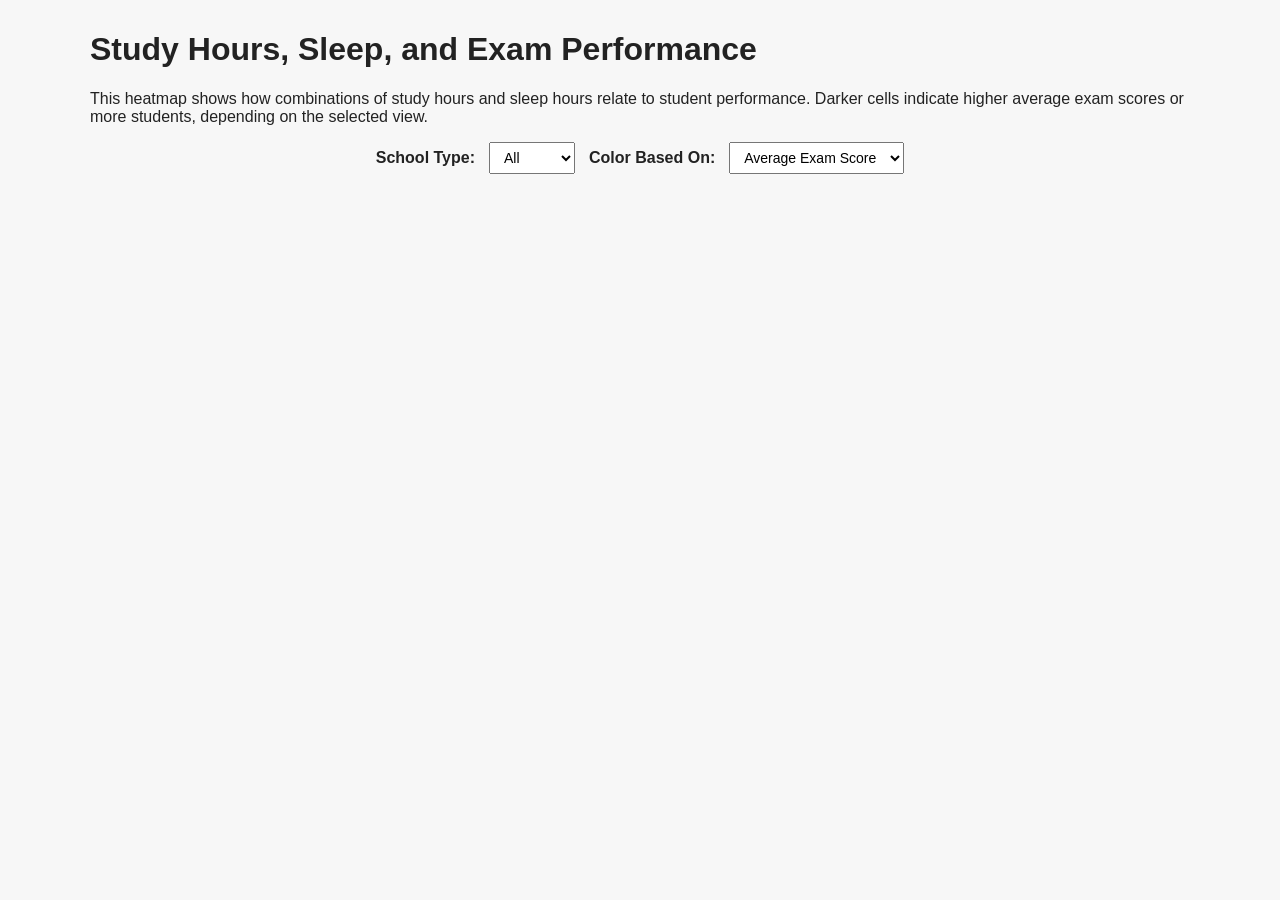
<file: website/visualizations/heatmap/index.html>
<!DOCTYPE html>
<html lang="en">
<head>
  <meta charset="UTF-8" />
  <meta name="viewport" content="width=device-width, initial-scale=1.0" />
  <title>Study Hours, Sleep, and Exam Performance</title>
  <link rel="stylesheet" href="style.css" />
  <script src="https://d3js.org/d3.v7.min.js"></script>
</head>
<body>
  <div class="container">
    <h1>Study Hours, Sleep, and Exam Performance</h1>
    <p class="subtitle">
      This heatmap shows how combinations of study hours and sleep hours relate to student performance.
      Darker cells indicate higher average exam scores or more students, depending on the selected view.
    </p>

    <div class="controls">
      <label for="schoolFilter">School Type:</label>
      <select id="schoolFilter">
        <option value="All">All</option>
        <option value="Private">Private</option>
        <option value="Public">Public</option>
      </select>

      <label for="metricFilter">Color Based On:</label>
      <select id="metricFilter">
        <option value="avg_score">Average Exam Score</option>
        <option value="count">Student Count</option>
      </select>
    </div>

    <div id="chart"></div>
    <div id="tooltip" class="tooltip"></div>
  </div>

  <script src="script.js"></script>
</body>
</html>
</file>
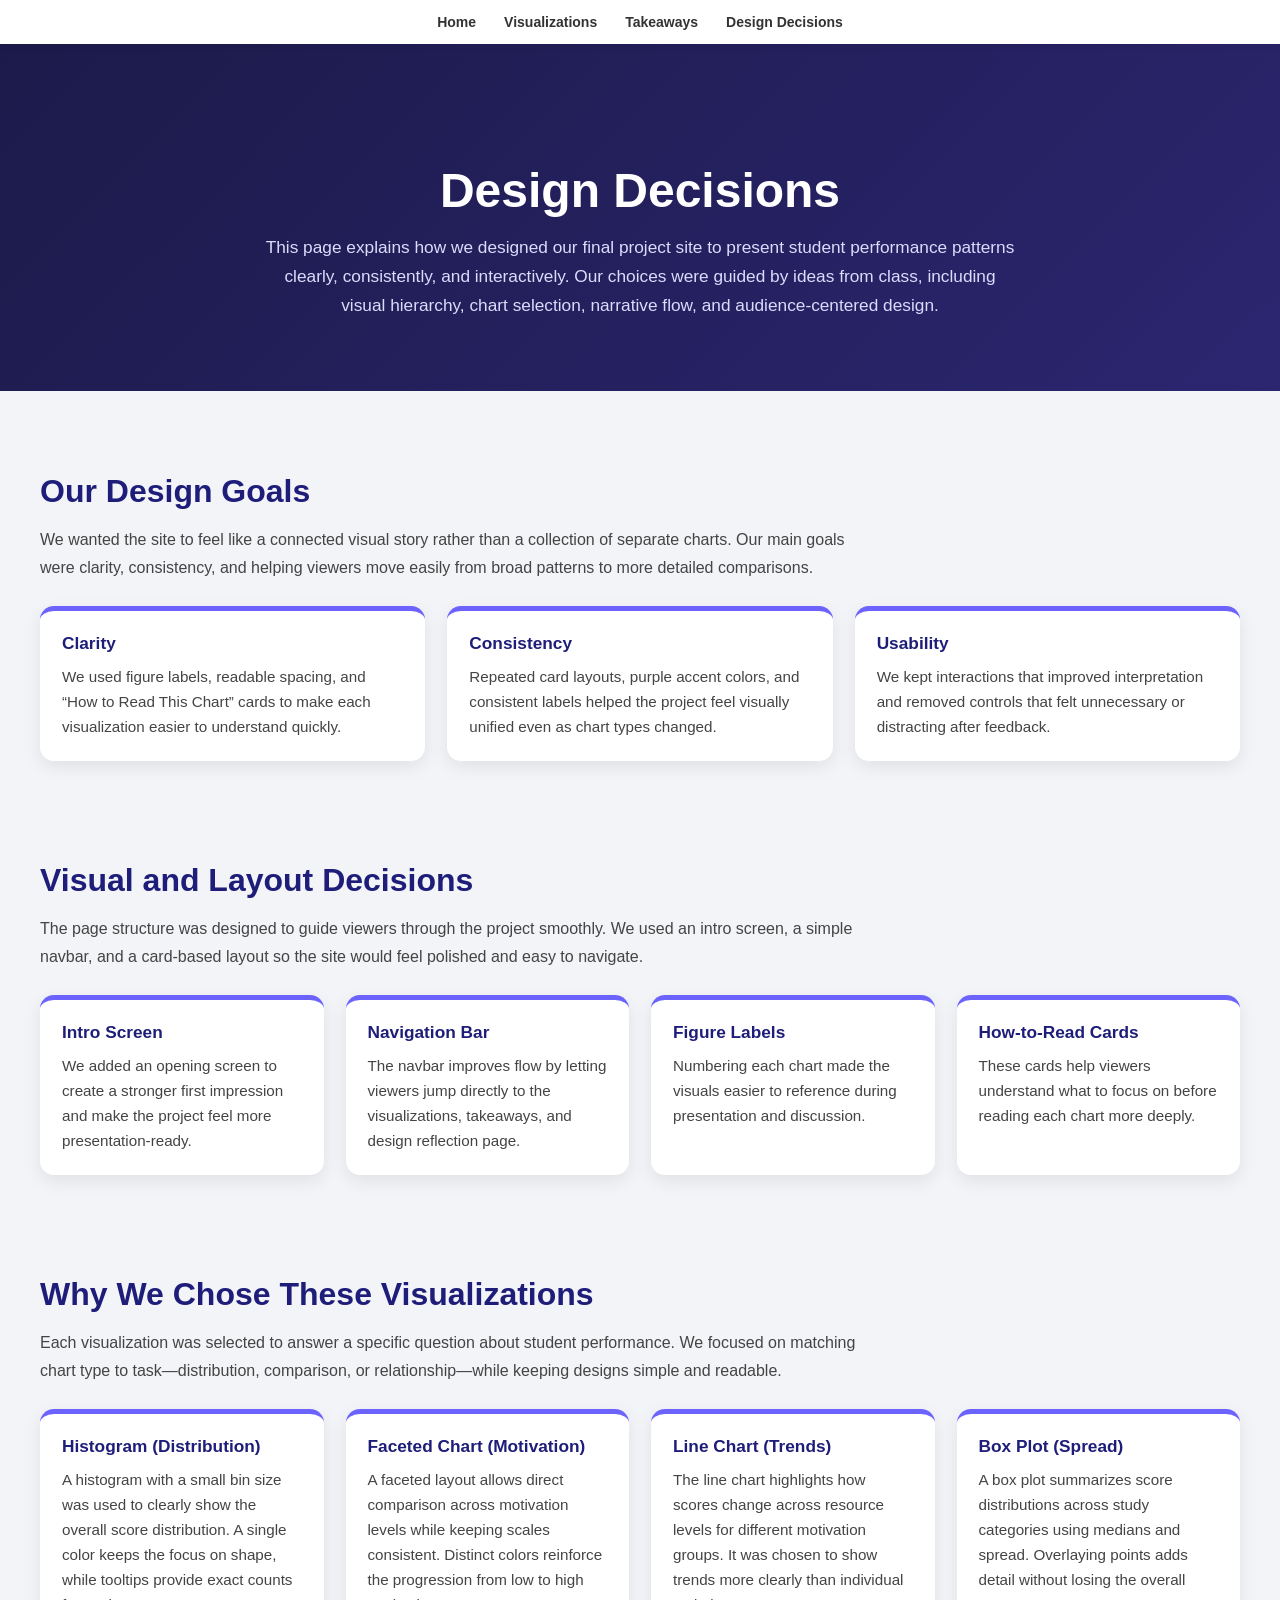
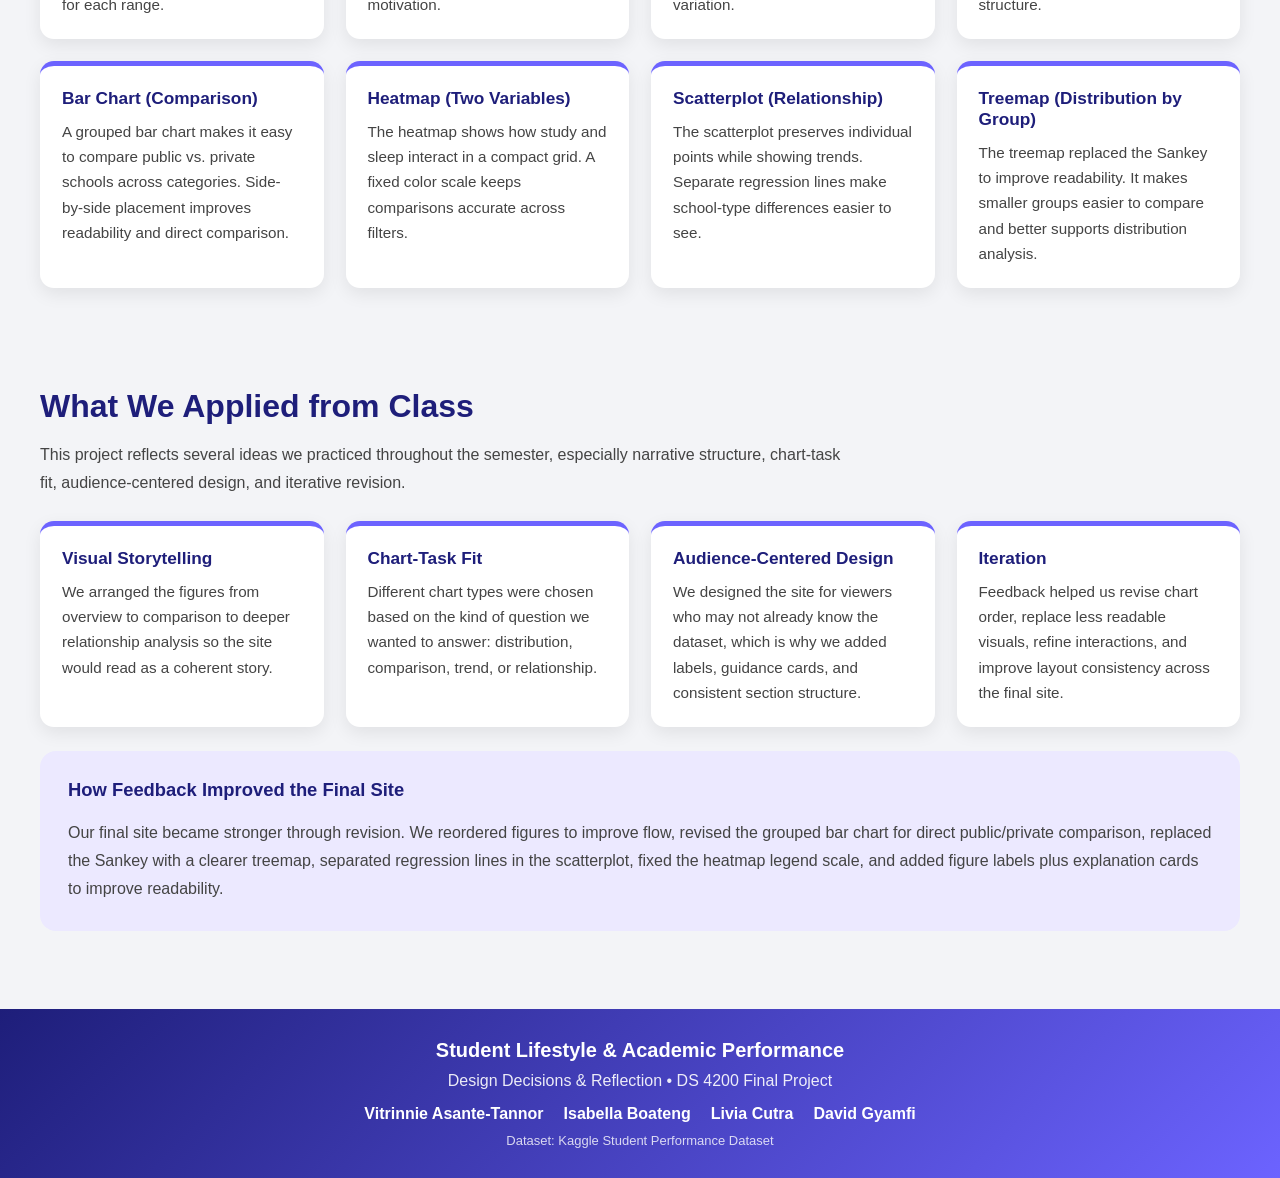
<file: design.html>
<!DOCTYPE html>
<html lang="en">

<head>
    <meta charset="UTF-8">
    <title>Design Decisions | Student Lifestyle, Study Habits, and Academic Performance</title>
    <link rel="stylesheet" href="style.css">

    <style>
        .design-hero {
            background: linear-gradient(135deg, #1c1a4a, #2b2670);
            color: white;
            padding: 90px 20px 70px;
            text-align: center;
        }

        .design-hero-content {
            max-width: 900px;
            margin: 0 auto;
        }

        .design-hero h1 {
            font-size: 3rem;
            margin-bottom: 16px;
            line-height: 1.05;
        }

        .design-hero p {
            font-size: 1.08rem;
            line-height: 1.7;
            color: #dddafc;
            margin: 0 auto;
            max-width: 760px;
        }

        .design-section {
            max-width: 1200px;
            margin: 0 auto;
            padding: 56px 20px 18px;
        }

        .design-section h2 {
            font-size: 2rem;
            color: #1e1e7a;
            margin-bottom: 14px;
        }

        .design-section-intro {
            max-width: 820px;
            color: #444;
            font-size: 1rem;
            line-height: 1.75;
            margin-bottom: 24px;
        }

        .design-card-grid {
            display: grid;
            grid-template-columns: repeat(auto-fit, minmax(260px, 1fr));
            gap: 22px;
            margin-top: 18px;
        }

        .design-card {
            background: white;
            border-radius: 14px;
            padding: 22px;
            box-shadow: 0 6px 18px rgba(0, 0, 0, 0.08);
            border-top: 5px solid #6C63FF;
        }

        .design-card h3 {
            margin-top: 0;
            margin-bottom: 10px;
            font-size: 1.08rem;
            color: #1e1e7a;
        }

        .design-card p {
            margin: 0;
            line-height: 1.65;
            color: #444;
            font-size: 0.95rem;
        }

        .design-highlight {
            background: #ece9ff;
            border-radius: 16px;
            padding: 28px;
            margin-top: 24px;
        }

        .design-highlight h3 {
            margin-top: 0;
            color: #1e1e7a;
            font-size: 1.15rem;
        }

        .design-highlight p {
            margin-bottom: 0;
            line-height: 1.75;
            color: #444;
        }

        .design-footer-note {
            max-width: 920px;
            margin: 0 auto;
            padding: 26px 20px 68px;
            text-align: center;
            line-height: 1.75;
            color: #444;
            font-size: 1rem;
        }

        @media (max-width: 700px) {
            .design-hero h1 {
                font-size: 2.3rem;
            }

            .design-section {
                padding-top: 42px;
            }
        }
    </style>
</head>

<body>

    <nav class="top-nav">
        <a href="index.html?skipIntro=1#top">Home</a>
        <a href="index.html?skipIntro=1#visualizations">Visualizations</a>
        <a href="index.html?skipIntro=1#takeaways">Takeaways</a>
        <a href="design.html">Design Decisions</a>
    </nav>

    <header class="design-hero">
        <div class="design-hero-content">
            <h1>Design Decisions</h1>
            <p>
                This page explains how we designed our final project site to present student performance patterns
                clearly, consistently, and interactively. Our choices were guided by ideas from class, including
                visual hierarchy, chart selection, narrative flow, and audience-centered design.
            </p>
        </div>
    </header>

    <section class="design-section">
        <h2>Our Design Goals</h2>
        <p class="design-section-intro">
            We wanted the site to feel like a connected visual story rather than a collection of separate charts.
            Our main goals were clarity, consistency, and helping viewers move easily from broad patterns to
            more detailed comparisons.
        </p>

        <div class="design-card-grid">
            <div class="design-card">
                <h3>Clarity</h3>
                <p>
                    We used figure labels, readable spacing, and “How to Read This Chart” cards to make each
                    visualization easier to understand quickly.
                </p>
            </div>

            <div class="design-card">
                <h3>Consistency</h3>
                <p>
                    Repeated card layouts, purple accent colors, and consistent labels helped the project feel
                    visually unified even as chart types changed.
                </p>
            </div>

            <div class="design-card">
                <h3>Usability</h3>
                <p>
                    We kept interactions that improved interpretation and removed controls that felt unnecessary
                    or distracting after feedback.
                </p>
            </div>
        </div>
    </section>

    <section class="design-section">
        <h2>Visual and Layout Decisions</h2>
        <p class="design-section-intro">
            The page structure was designed to guide viewers through the project smoothly. We used an intro
            screen, a simple navbar, and a card-based layout so the site would feel polished and easy to navigate.
        </p>

        <div class="design-card-grid">
            <div class="design-card">
                <h3>Intro Screen</h3>
                <p>
                    We added an opening screen to create a stronger first impression and make the project feel
                    more presentation-ready.
                </p>
            </div>

            <div class="design-card">
                <h3>Navigation Bar</h3>
                <p>
                    The navbar improves flow by letting viewers jump directly to the visualizations, takeaways,
                    and design reflection page.
                </p>
            </div>

            <div class="design-card">
                <h3>Figure Labels</h3>
                <p>
                    Numbering each chart made the visuals easier to reference during presentation and discussion.
                </p>
            </div>

            <div class="design-card">
                <h3>How-to-Read Cards</h3>
                <p>
                    These cards help viewers understand what to focus on before reading each chart more deeply.
                </p>
            </div>
        </div>
    </section>

    <section class="design-section">
        <h2>Why We Chose These Visualizations</h2>

        <p class="design-section-intro">
            Each visualization was selected to answer a specific question about student performance.
            We focused on matching chart type to task—distribution, comparison, or relationship—while
            keeping designs simple and readable.
        </p>

        <div class="design-card-grid">

            <div class="design-card">
                <h3>Histogram (Distribution)</h3>
                <p>
                    A histogram with a small bin size was used to clearly show the overall score distribution.
                    A single color keeps the focus on shape, while tooltips provide exact counts for each range.
                </p>
            </div>

            <div class="design-card">
                <h3>Faceted Chart (Motivation)</h3>
                <p>
                    A faceted layout allows direct comparison across motivation levels while keeping scales consistent.
                    Distinct colors reinforce the progression from low to high motivation.
                </p>
            </div>

            <div class="design-card">
                <h3>Line Chart (Trends)</h3>
                <p>
                    The line chart highlights how scores change across resource levels for different motivation groups.
                    It was chosen to show trends more clearly than individual variation.
                </p>
            </div>

            <div class="design-card">
                <h3>Box Plot (Spread)</h3>
                <p>
                    A box plot summarizes score distributions across study categories using medians and spread.
                    Overlaying points adds detail without losing the overall structure.
                </p>
            </div>

            <div class="design-card">
                <h3>Bar Chart (Comparison)</h3>
                <p>
                    A grouped bar chart makes it easy to compare public vs. private schools across categories.
                    Side-by-side placement improves readability and direct comparison.
                </p>
            </div>

            <div class="design-card">
                <h3>Heatmap (Two Variables)</h3>
                <p>
                    The heatmap shows how study and sleep interact in a compact grid.
                    A fixed color scale keeps comparisons accurate across filters.
                </p>
            </div>

            <div class="design-card">
                <h3>Scatterplot (Relationship)</h3>
                <p>
                    The scatterplot preserves individual points while showing trends.
                    Separate regression lines make school-type differences easier to see.
                </p>
            </div>

            <div class="design-card">
                <h3>Treemap (Distribution by Group)</h3>
                <p>
                    The treemap replaced the Sankey to improve readability.
                    It makes smaller groups easier to compare and better supports distribution analysis.
                </p>
            </div>

        </div>
    </section>

    <section class="design-section">
        <h2>What We Applied from Class</h2>
        <p class="design-section-intro">
            This project reflects several ideas we practiced throughout the semester, especially narrative
            structure, chart-task fit, audience-centered design, and iterative revision.
        </p>

        <div class="design-card-grid">
            <div class="design-card">
                <h3>Visual Storytelling</h3>
                <p>
                    We arranged the figures from overview to comparison to deeper relationship analysis so the
                    site would read as a coherent story.
                </p>
            </div>

            <div class="design-card">
                <h3>Chart-Task Fit</h3>
                <p>
                    Different chart types were chosen based on the kind of question we wanted to answer:
                    distribution, comparison, trend, or relationship.
                </p>
            </div>

            <div class="design-card">
                <h3>Audience-Centered Design</h3>
                <p>
                    We designed the site for viewers who may not already know the dataset, which is why we added
                    labels, guidance cards, and consistent section structure.
                </p>
            </div>

            <div class="design-card">
                <h3>Iteration</h3>
                <p>
                    Feedback helped us revise chart order, replace less readable visuals, refine interactions,
                    and improve layout consistency across the final site.
                </p>
            </div>
        </div>

        <div class="design-highlight">
            <h3>How Feedback Improved the Final Site</h3>
            <p>
                Our final site became stronger through revision. We reordered figures to improve flow, revised
                the grouped bar chart for direct public/private comparison, replaced the Sankey with a clearer
                treemap, separated regression lines in the scatterplot, fixed the heatmap legend scale, and
                added figure labels plus explanation cards to improve readability.
            </p>
        </div>
    </section>

    <footer class="footer">
        <div class="footer-content">
            <h3>Student Lifestyle & Academic Performance</h3>
            <p>
                Design Decisions & Reflection • DS 4200 Final Project
            </p>

            <div class="footer-meta">
                <span>Vitrinnie Asante-Tannor</span>
                <span>Isabella Boateng</span>
                <span>Livia Cutra</span>
                <span>David Gyamfi</span>
            </div>

            <div class="footer-source">
                Dataset: Kaggle Student Performance Dataset
            </div>
        </div>
    </footer>

</body>

</html>
</file>
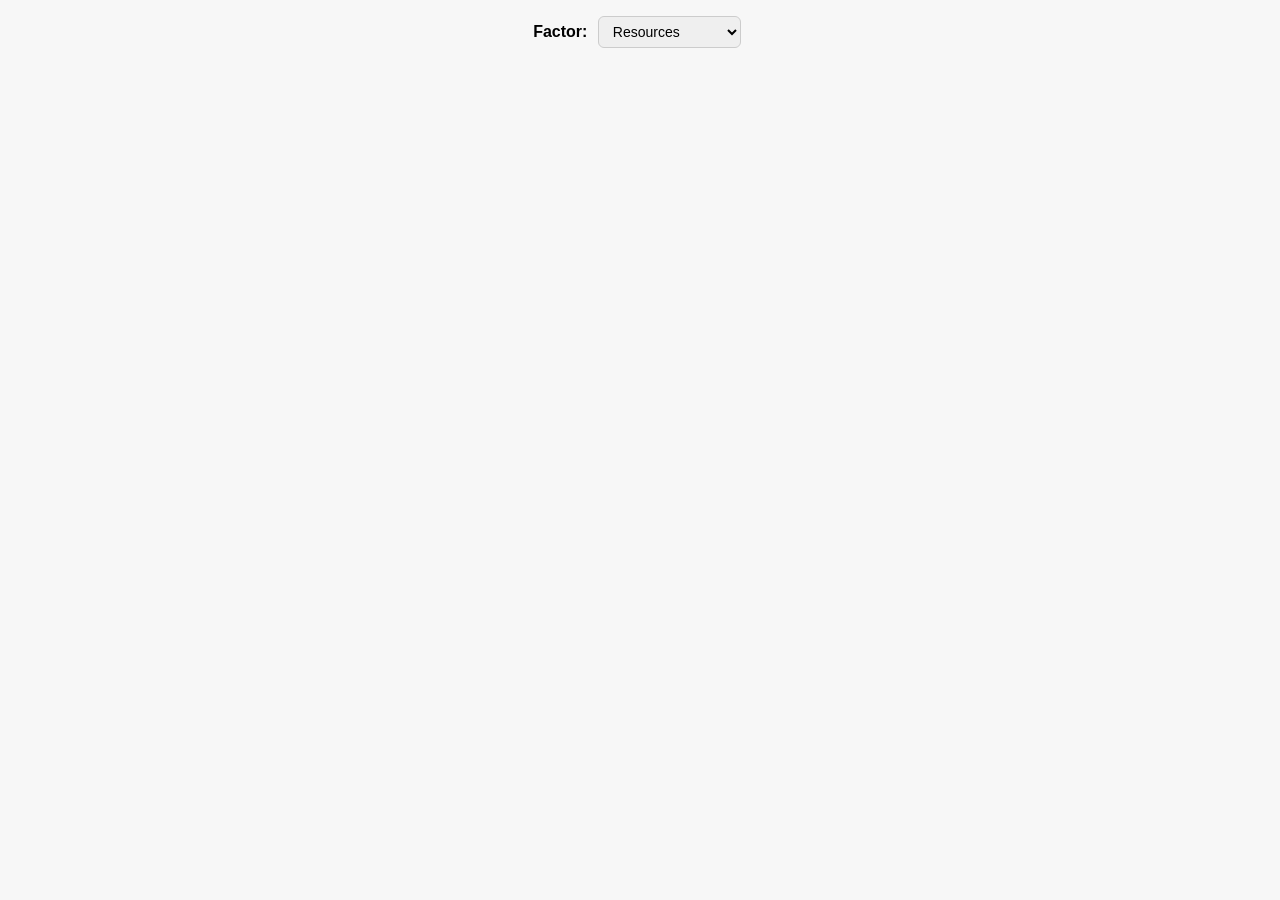
<file: visualizations/barchart.html>
<!DOCTYPE html>
<html>
<head>
  <meta charset="utf-8">
  <title>Figure 2 Bar Chart</title>
  <script src="https://d3js.org/d3.v7.min.js"></script>
  <style>
    body {
      font-family: Arial, sans-serif;
      margin: 0;
      background: #f7f7f7;
    }

    .controls {
      text-align: center;
      padding: 10px 10px 0;
    }

    select {
      font-size: 14px;
      padding: 6px 10px;
      margin: 6px;
      border-radius: 6px;
      border: 1px solid #ccc;
      cursor: pointer;
    }

    svg {
      display: block;
      margin: 0 auto;
    }

    .legend {
      font-size: 13px;
    }
  </style>
</head>
<body>
  <div class="controls">
    <label for="dropdown"><strong>Factor:</strong></label>
    <select id="dropdown">
      <option value="Access_to_Resources">Resources</option>
      <option value="Sleep_Group">Sleep Duration</option>
      <option value="Motivation_Level">Motivation</option>
      <option value="Family_Income">Family Income</option>
      <option value="Physical_Activity_Group">Physical Activity</option>
    </select>
  </div>

  <svg></svg>

  <script src="test2.js"></script>
</body>
</html>
</file>
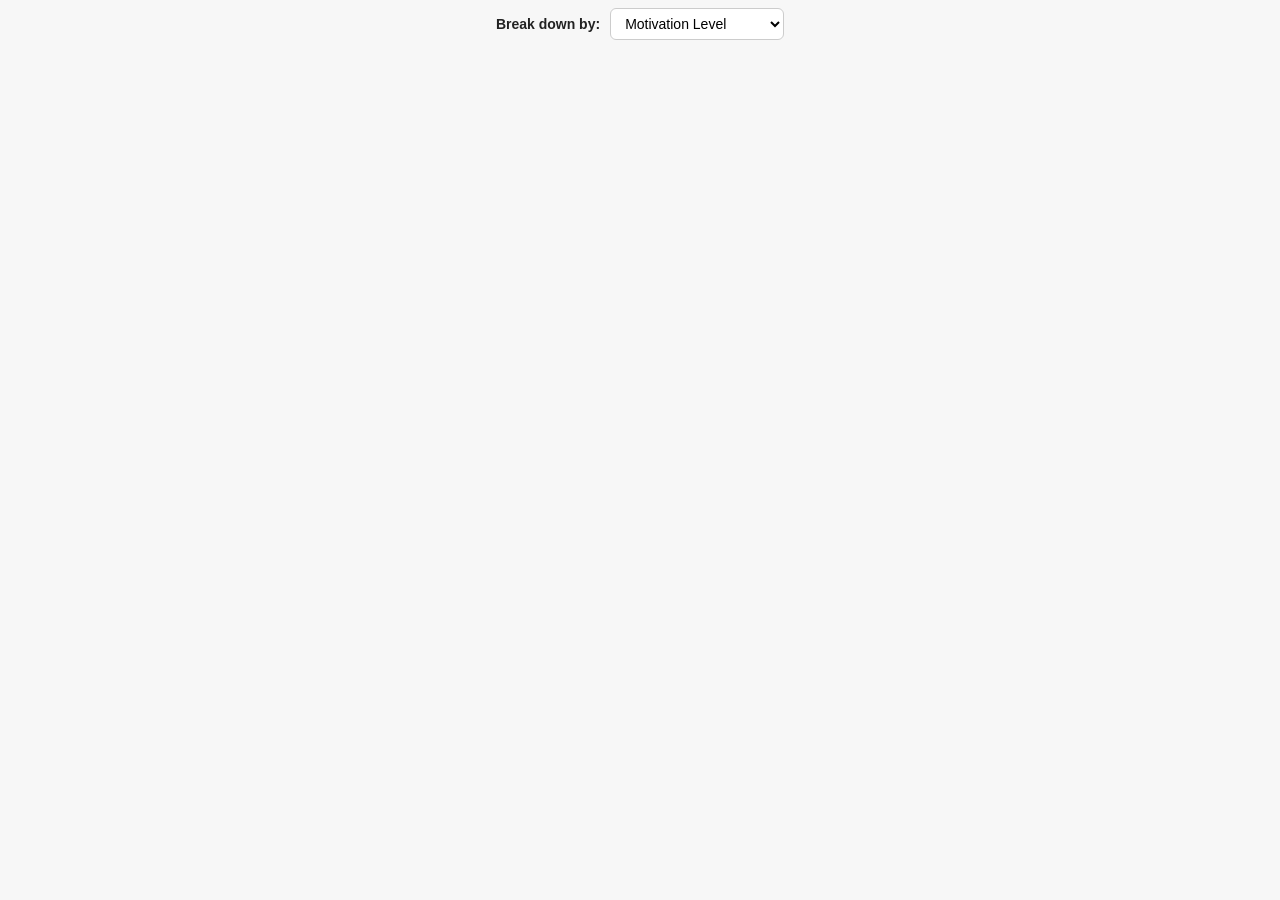
<file: visualizations/sankey.html>
<!DOCTYPE html>
<html lang="en">

<head>
  <meta charset="utf-8" />
  <title>Figure 3 Treemap</title>
  <script src="https://d3js.org/d3.v7.min.js"></script>
  <style>
    body {
      margin: 0;
      font-family: Arial, sans-serif;
      background: #f7f7f7;
    }

    .container {
      width: 100%;
      max-width: 860px;
      margin: 0 auto;
      padding: 8px 12px 12px;
      box-sizing: border-box;
    }

    .chart-title {
      text-align: center;
      font-size: 18px;
      font-weight: 700;
      margin: 6px 0 4px;
      color: #222;
    }

    .chart-subtitle {
      text-align: center;
      font-size: 13px;
      color: #555;
      margin-bottom: 10px;
    }

    .controls {
      display: flex;
      justify-content: center;
      align-items: center;
      gap: 10px;
      margin-bottom: 8px;
      flex-wrap: wrap;
    }

    label {
      font-size: 14px;
      font-weight: 600;
      color: #222;
    }

    select {
      font-size: 14px;
      padding: 6px 10px;
      border-radius: 6px;
      border: 1px solid #ccc;
      background: white;
      cursor: pointer;
    }

    svg {
      display: block;
      margin: 0 auto;
      background: #f7f7f7;
    }

    .tile {
      stroke: white;
      stroke-width: 2px;
    }

    .tile-label {
      fill: white;
      font-size: 12px;
      font-weight: 700;
      pointer-events: none;
    }

    .tile-value {
      fill: rgba(255, 255, 255, 0.92);
      font-size: 11px;
      pointer-events: none;
    }

    .tooltip {
      position: absolute;
      opacity: 0;
      pointer-events: none;
      background: rgba(35, 35, 35, 0.96);
      color: white;
      padding: 10px 12px;
      border-radius: 6px;
      font-size: 13px;
      line-height: 1.4;
      box-shadow: 0 2px 10px rgba(0, 0, 0, 0.15);
    }
  </style>
</head>

<body>
  <div class="container">
    <div class="controls">
      <label for="groupSelect">Break down by:</label>
      <select id="groupSelect">
        <option value="Motivation_Level">Motivation Level</option>
        <option value="School_Type">School Type</option>
        <option value="Access_to_Resources">Access to Resources</option>
        <option value="Study_Group">Study Hours</option>
        <option value="Previous_Group">Previous Scores</option>
      </select>
    </div>

    <svg id="chart" width="820" height="420"></svg>
  </div>

  <div class="tooltip" id="tooltip"></div>

  <script>
    const svg = d3.select("#chart");
    const width = +svg.attr("width");
    const height = +svg.attr("height");
    const tooltip = d3.select("#tooltip");
    const select = d3.select("#groupSelect");

    const colorMap = {
      "Low": "#D85A30",
      "Medium": "#BA7517",
      "High": "#1D9E75"
    };

    function parseCSV(raw) {
      const lines = raw.trim().split(/\r?\n/);
      const cleaned = [lines[1], ...lines.slice(2)].join("\n");

      return d3.csvParse(cleaned, d => ({
        Exam_Score: +String(d.Exam_Score).trim(),
        Previous_Scores: +String(d.Previous_Scores).trim(),
        Hours_Studied: +String(d.Hours_Studied).trim(),
        Motivation_Level: String(d.Motivation_Level).trim(),
        School_Type: String(d.School_Type).trim(),
        Access_to_Resources: String(d.Access_to_Resources).trim()
      })).filter(d =>
        !isNaN(d.Exam_Score) &&
        !isNaN(d.Previous_Scores) &&
        !isNaN(d.Hours_Studied) &&
        d.Motivation_Level &&
        d.School_Type &&
        d.Access_to_Resources
      );
    }

    function addDerivedGroups(data) {
      data.forEach(d => {
        if (d.Exam_Score < 65) d.Exam_Group = "Low";
        else if (d.Exam_Score < 80) d.Exam_Group = "Medium";
        else d.Exam_Group = "High";

        if (d.Hours_Studied < 15) d.Study_Group = "Low";
        else if (d.Hours_Studied <= 25) d.Study_Group = "Medium";
        else d.Study_Group = "High";

        if (d.Previous_Scores < 60) d.Previous_Group = "Low";
        else if (d.Previous_Scores < 80) d.Previous_Group = "Medium";
        else d.Previous_Group = "High";
      });
      return data;
    }

    function buildHierarchy(data, selectedGroup) {
      const nested = d3.rollups(
        data,
        v => v.length,
        d => d[selectedGroup],
        d => d.Exam_Group
      );

      const orderedLevels = ["Low", "Medium", "High"];

      const children = nested.map(([groupName, examGroups]) => ({
        name: groupName,
        children: orderedLevels
          .map(level => {
            const found = examGroups.find(d => d[0] === level);
            return found ? { name: level, value: found[1], parentGroup: groupName } : null;
          })
          .filter(Boolean)
      }));

      return { name: "root", children };
    }

    function wrapText(textSelection, widthLimit, maxLines = 2) {
      textSelection.each(function () {
        const text = d3.select(this);
        const words = text.text().split(/\s+/).reverse();
        let word;
        let line = [];
        let lineNumber = 0;
        const lineHeight = 1.1;
        const y = text.attr("y");
        const x = text.attr("x");
        let tspan = text.text(null)
          .append("tspan")
          .attr("x", x)
          .attr("y", y)
          .attr("dy", "0em");

        while ((word = words.pop())) {
          line.push(word);
          tspan.text(line.join(" "));
          if (tspan.node().getComputedTextLength() > widthLimit && line.length > 1) {
            line.pop();
            tspan.text(line.join(" "));
            line = [word];
            lineNumber += 1;
            if (lineNumber >= maxLines) break;
            tspan = text.append("tspan")
              .attr("x", x)
              .attr("y", y)
              .attr("dy", `${lineNumber * lineHeight}em`)
              .text(word);
          }
        }
      });
    }

    function updateChart(data, selectedGroup) {
      svg.selectAll("*").remove();

      const hierarchyData = buildHierarchy(data, selectedGroup);

      const root = d3.hierarchy(hierarchyData)
        .sum(d => d.value || 0)
        .sort((a, b) => b.value - a.value);

      d3.treemap()
        .size([width, height])
        .paddingOuter(4)
        .paddingTop(22)
        .paddingInner(3)(root);

      const leaves = root.leaves();

      const nodes = svg.selectAll("g.node")
        .data(leaves)
        .join("g")
        .attr("class", "node")
        .attr("transform", d => `translate(${d.x0},${d.y0})`);

      nodes.append("rect")
        .attr("class", "tile")
        .attr("width", d => Math.max(0, d.x1 - d.x0))
        .attr("height", d => Math.max(0, d.y1 - d.y0))
        .attr("fill", d => colorMap[d.data.name] || "#6C63FF")
        .on("mousemove", function (event, d) {
          const total = d.parent.data.children.reduce((sum, child) => sum + child.value, 0);
          const pct = ((d.data.value / total) * 100).toFixed(1);

          tooltip
            .style("opacity", 1)
            .html(
              `<strong>${selectedGroup.replaceAll("_", " ")}:</strong> ${d.parent.data.name}<br>` +
              `<strong>Exam Score Group:</strong> ${d.data.name}<br>` +
              `<strong>Students:</strong> ${d.data.value}<br>` +
              `<strong>Share within group:</strong> ${pct}%`
            )
            .style("left", `${event.pageX + 14}px`)
            .style("top", `${event.pageY - 28}px`);
        })
        .on("mouseout", function () {
          tooltip.style("opacity", 0);
        });

      // parent labels
      const parents = root.children || [];
      svg.selectAll("text.parent-label")
        .data(parents)
        .join("text")
        .attr("class", "parent-label")
        .attr("x", d => d.x0 + 8)
        .attr("y", d => d.y0 + 15)
        .text(d => d.data.name)
        .attr("fill", "#222")
        .attr("font-size", 13)
        .attr("font-weight", 700);

      // child labels
      nodes.each(function (d) {
        const g = d3.select(this);
        const boxWidth = d.x1 - d.x0;
        const boxHeight = d.y1 - d.y0;

        if (boxWidth < 80 || boxHeight < 42) return;

        g.append("text")
          .attr("class", "tile-label")
          .attr("x", 8)
          .attr("y", 18)
          .text(d.data.name)
          .call(wrapText, boxWidth - 14, 2);

        if (boxHeight >= 58) {
          g.append("text")
            .attr("class", "tile-value")
            .attr("x", 8)
            .attr("y", 36)
            .text(`${d.data.value} students`);
        }
      });
    }

    d3.text("student_performance.csv").then(raw => {
      const data = addDerivedGroups(parseCSV(raw));
      updateChart(data, select.property("value"));

      select.on("change", function () {
        updateChart(data, this.value);
      });
    }).catch(error => {
      console.error("Treemap load error:", error);
    });
  </script>
</body>

</html>
</file>
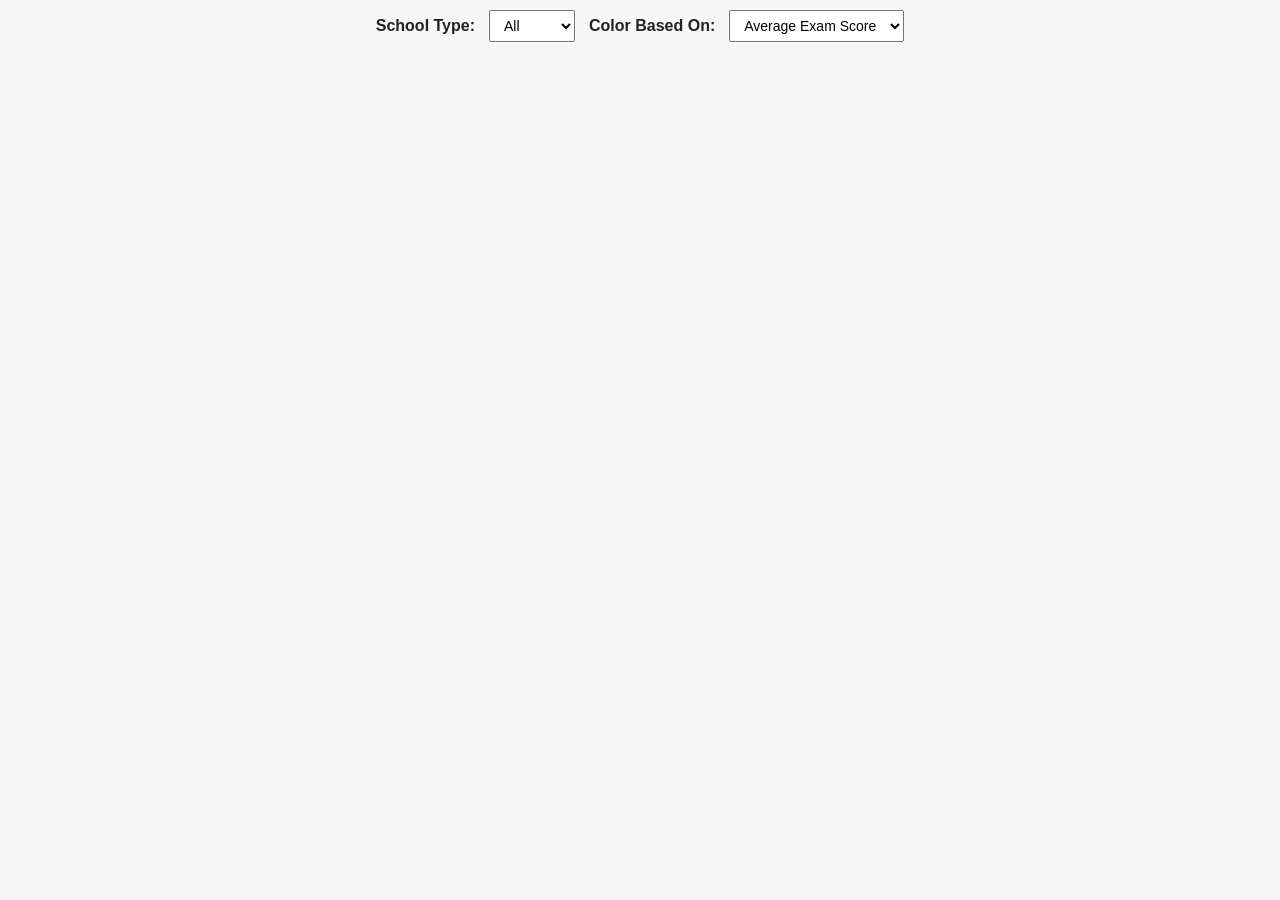
<file: visualizations/heatmap/heatmap.html>
<!DOCTYPE html>
<html lang="en">
<head>
  <meta charset="UTF-8" />
  <meta name="viewport" content="width=device-width, initial-scale=1.0" />
  <title>Heatmap</title>
  <link rel="stylesheet" href="style.css" />
  <script src="https://d3js.org/d3.v7.min.js"></script>
</head>
<body>
  <div class="container">
    <div class="controls">
      <label for="schoolFilter">School Type:</label>
      <select id="schoolFilter">
        <option value="All">All</option>
        <option value="Private">Private</option>
        <option value="Public">Public</option>
      </select>

      <label for="metricFilter">Color Based On:</label>
      <select id="metricFilter">
        <option value="avg_score">Average Exam Score</option>
        <option value="count">Student Count</option>
      </select>
    </div>

    <div id="chart"></div>
    <div id="tooltip" class="tooltip"></div>
  </div>

  <script src="script.js"></script>
</body>
</html>
</file>
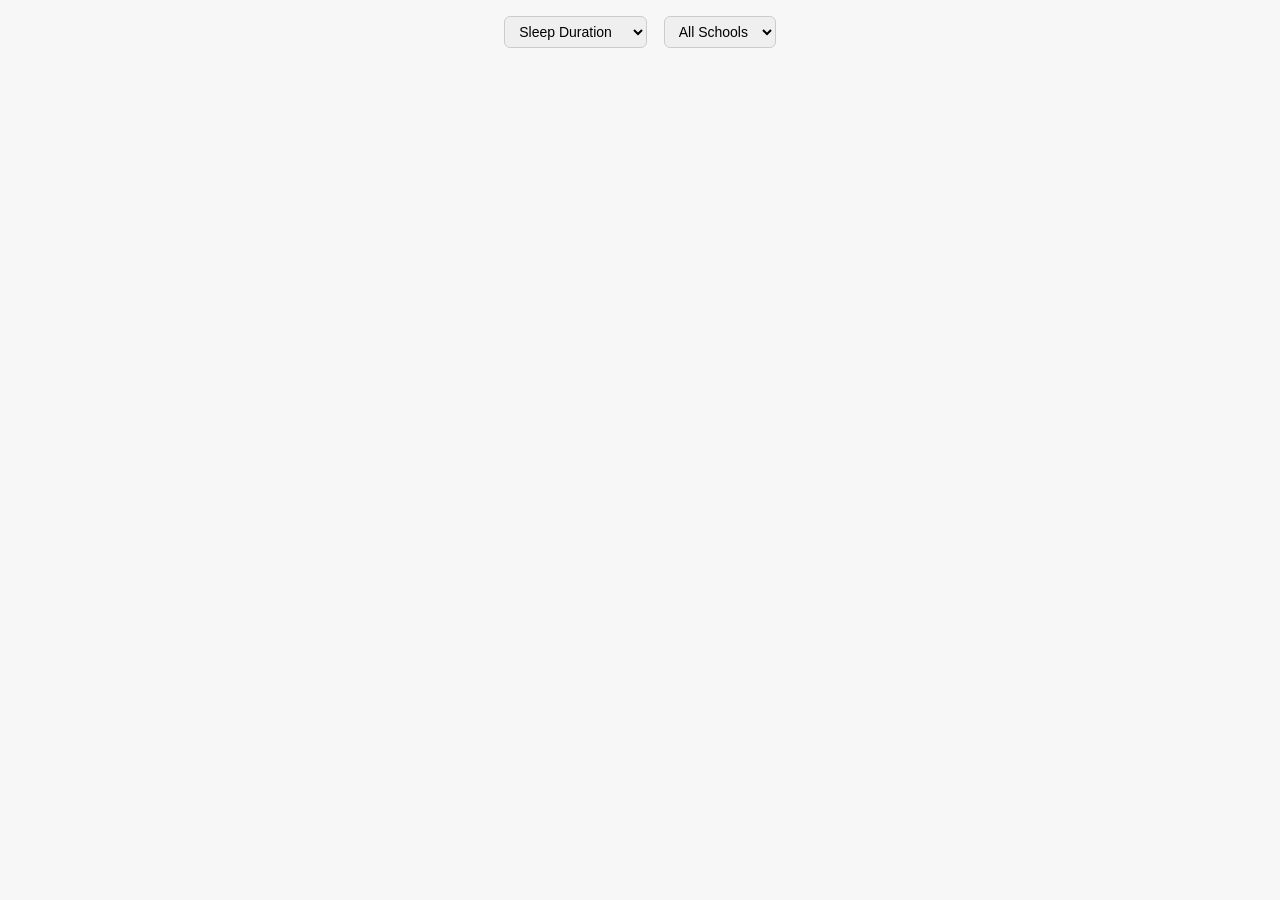
<file: website/visualizations/barchart.html>
<!DOCTYPE html>
<html>
<head>
  <meta charset="utf-8">
  <title>Bar Chart</title>
  <script src="https://d3js.org/d3.v7.min.js"></script>
  <style>
    body {
      font-family: sans-serif;
      margin: 0;
      background: #f7f7f7;
    }

    .controls {
      text-align: center;
      padding: 10px 10px 0;
    }

    select {
      font-size: 14px;
      padding: 6px 10px;
      margin: 6px;
      border-radius: 6px;
      border: 1px solid #ccc;
      cursor: pointer;
    }

    svg {
      display: block;
      margin: 0 auto;
    }
  </style>
</head>
<body>
  <div class="controls">
    <select id="dropdown">
      <option value="Sleep_Group">Sleep Duration</option>
      <option value="Motivation_Level">Motivation</option>
      <option value="Family_Income">Family Income</option>
      <option value="Physical_Activity">Physical Activity</option>
      <option value="Access_to_Resources">Resources</option>
    </select>

    <select id="dropdown2">
      <option value="all">All Schools</option>
      <option value="Public">Public</option>
      <option value="Private">Private</option>
    </select>
  </div>

  <svg></svg>

  <script src="test2.js"></script>
</body>
</html>
</file>
<file: website/visualizations/heatmap/style.css>
body {
  font-family: Arial, sans-serif;
  background: #f7f7f7;
  margin: 0;
  padding: 0;
  color: #222;
}

.container {
  max-width: 1100px;
  margin: 0 auto;
  padding: 10px 10px 0;
}

.controls {
  display: flex;
  gap: 14px;
  align-items: center;
  flex-wrap: wrap;
  margin-bottom: 12px;
  justify-content: center;
}

label {
  font-weight: 600;
}

select {
  padding: 6px 10px;
  font-size: 14px;
}

#chart {
  display: flex;
  justify-content: center;
}

.tooltip {
  position: absolute;
  background: rgba(35, 35, 35, 0.95);
  color: white;
  padding: 10px 12px;
  border-radius: 6px;
  font-size: 13px;
  pointer-events: none;
  opacity: 0;
  line-height: 1.4;
}

.axis-label {
  font-size: 15px;
  font-weight: 600;
}

.legend-title {
  font-size: 13px;
  font-weight: 600;
}
</file>
<file: style.css>
body {
  margin: 0;
  font-family: Arial, sans-serif;
  background: #f3f4f7;
  color: #1f1f1f;
}

/* INTRO SCREEN */
.intro-screen {
  position: fixed;
  inset: 0;
  z-index: 2000;
  background: linear-gradient(180deg, #141432 0%, #1f1f4f 100%);
  display: flex;
  align-items: center;
  justify-content: center;
  padding: 30px;
  text-align: center;
}

.intro-content {
  max-width: 900px;
}

.intro-kicker {
  font-size: 14px;
  letter-spacing: 0.18em;
  text-transform: uppercase;
  color: #6C63FF;
  margin-bottom: 28px;
  font-weight: 700;
}

.intro-content h1 {
  font-size: clamp(3rem, 7vw, 6rem);
  line-height: 0.95;
  margin: 0 0 24px;
  color: #f4f4f8;
  font-weight: 800;
}

.intro-content h1 span {
  color: #6C63FF;
  text-shadow: 0 0 18px rgba(108, 99, 255, 0.35);
}

.intro-subtitle {
  font-size: 1.15rem;
  line-height: 1.6;
  color: #c7c9e6;
  max-width: 760px;
  margin: 0 auto 24px;
}

.intro-names {
  font-size: 0.95rem;
  color: #a5a8d8;
  margin-bottom: 34px;
}

.intro-button {
  background: #6C63FF;
  color: white;
  border: none;
  padding: 16px 34px;
  border-radius: 12px;
  font-size: 1rem;
  font-weight: 800;
  letter-spacing: 0.08em;
  text-transform: uppercase;
  cursor: pointer;
  transition: all 0.2s ease;
}

.intro-button:hover {
  background: #5a52e0;
  transform: translateY(-2px);
}

.intro-screen.hide {
  opacity: 0;
  pointer-events: none;
  transition: opacity 0.45s ease;
}

/* NAV */
html {
  scroll-behavior: smooth;
}

.top-nav {
  position: sticky;
  top: 0;
  z-index: 1000;
  background: white;
  padding: 14px 24px;
  display: flex;
  justify-content: center;
  gap: 28px;
  box-shadow: 0 2px 8px rgba(0, 0, 0, 0.06);
}

.top-nav a {
  text-decoration: none;
  color: #333;
  font-weight: 600;
  font-size: 14px;
}

.top-nav a:hover {
  color: #6C63FF;
}

/* HERO */
.hero {
  background: linear-gradient(135deg, #1e1e7a, #6C63FF);
  color: white;
  padding: 60px 20px;
  text-align: left;
}

.hero-content {
  width: 80%;
  margin: auto;
}

.hero h1 {
  font-size: 48px;
  margin-bottom: 12px;
}

.hero p {
  font-size: 18px;
  margin-bottom: 12px;
}

.hero span {
  font-size: 16px;
  font-weight: 600;
}

/* INFO CARDS */
.info-row {
  display: flex;
  gap: 20px;
  width: 80%;
  margin: 40px auto 60px;
  align-items: stretch;
}

.info-card {
  flex: 1;
  background: white;
  padding: 22px;
  border-radius: 12px;
  box-shadow: 0px 4px 10px rgba(0, 0, 0, 0.08);
}

.info-card h3 {
  margin-top: 0;
  margin-bottom: 14px;
}

.info-card p,
.info-card li {
  line-height: 1.5;
}

/* VISUALS */
.viz-section {
  width: 80%;
  margin: auto;
}

.viz-section h2 {
  text-align: center;
  margin-bottom: 10px;
}

.viz-grid {
  display: grid;
  grid-template-columns: 1fr 1fr;
  gap: 25px;
  margin-top: 30px;
}

.viz-card {
  background: white;
  padding: 20px;
  border-radius: 12px;
  box-shadow: 0px 4px 12px rgba(0, 0, 0, 0.08);
}

.viz-card h3 {
  margin-top: 0;
  margin-bottom: 14px;
}

.viz-card p {
  margin-top: 8px;
  margin-bottom: 0;
  line-height: 1.5;
}

.viz-card iframe {
  width: 100%;
  height: 380px;
  border: none;
  overflow: hidden;
  border-radius: 8px;
  background: #fff;
  display: block;
  margin-bottom: 6px;
}

.wide-card {
  grid-column: span 2;
}

.wide-card iframe {
  height: 540px;
}

.wide-card.sankey-card iframe {
  height: 380px;
}

.facet-card iframe {
  height: 410px;
}

.viz-row {
  display: flex;
  gap: 24px;
  align-items: flex-start;
}

.viz-row iframe {
  flex: 3;
  height: 520px;
}

.viz-text {
  flex: 1.2;
  font-size: 14px;
  line-height: 1.6;
}

.figure-meta {
  display: flex;
  justify-content: space-between;
  align-items: center;
  gap: 10px;
  margin-bottom: 10px;
  flex-wrap: wrap;
}

.figure-label {
  font-size: 13px;
  font-weight: 700;
  color: #1e1e7a;
  text-transform: uppercase;
  letter-spacing: 0.04em;
}

.viz-tag {
  display: inline-block;
  padding: 5px 10px;
  border-radius: 999px;
  background: #eef0ff;
  color: #1e1e7a;
  font-size: 12px;
  font-weight: 700;
  line-height: 1;
}

.top-distribution-card iframe {
  height: 410px;
}

.top-distribution-card.facet-card iframe {
  height: 410px;
}

.viz-card.compact-wide iframe {
  height: 420px;
}

/* shared explainer card rows */
.explainer-row {
  display: grid;
  grid-template-columns: repeat(3, 1fr);
  gap: 14px;
  margin: 14px 0 10px;
}

.explainer-row.two-card {
  grid-template-columns: repeat(2, 1fr);
}

.explainer-card {
  background: #eef0ff;
  border-left: 5px solid #6C63FF;
  padding: 12px 14px;
  border-radius: 10px;
  box-shadow: 0px 3px 8px rgba(0, 0, 0, 0.05);
}

.explainer-card h4 {
  margin: 0 0 6px 0;
  color: #1e1e7a;
  font-size: 14px;
}

.explainer-card p {
  margin: 0;
  line-height: 1.45;
  color: #333;
  font-size: 13px;
}

/* figure 1 right-side layout */
.side-explainer-layout {
  display: flex;
  gap: 24px;
  align-items: flex-start;
}

.side-explainer-layout iframe {
  flex: 1.55;
  height: 410px;
}

.side-explainer-right {
  flex: 0.8;
  display: flex;
  flex-direction: column;
  gap: 12px;
}

.side-explainer-right h3 {
  margin-top: 0;
  margin-bottom: 2px;
}

/* top figures full width */
.top-distribution-card iframe {
  height: 410px;
}

.top-distribution-card.facet-card iframe {
  height: 410px;
}

/* compact horizontal rows for mid-page cards */
.viz-card .explainer-row.two-card .explainer-card {
  padding: 10px 12px;
}

@media (max-width: 1000px) {

  .explainer-row,
  .explainer-row.two-card {
    grid-template-columns: 1fr;
  }

  .side-explainer-layout {
    display: block;
  }

  .side-explainer-right {
    margin-top: 18px;
  }

  .side-explainer-layout iframe {
    width: 100%;
    height: 410px;
  }
}

/* BOTTOM SECTION */
.bottom-row {
  display: flex;
  flex-direction: column;
  gap: 20px;
  width: 80%;
  margin: 40px auto 60px;
}

.takeaways,
.conclusion {
  flex: 1;
  background: white;
  padding: 22px;
  border-radius: 12px;
  box-shadow: 0px 4px 10px rgba(0, 0, 0, 0.08);
}

.takeaways h3,
.conclusion h3 {
  margin-top: 0;
}

.takeaways li,
.conclusion p {
  line-height: 1.6;
}

.takeaways {
  display: flex;
  flex-direction: column;
  gap: 16px;
}

.takeaways h3 {
  margin-bottom: 4px;
}

.takeaway-box {
  background: #eef0ff;
  border-left: 5px solid #6C63FF;
  padding: 16px 18px;
  border-radius: 10px;
  box-shadow: 0px 3px 8px rgba(0, 0, 0, 0.06);
}

.takeaway-box h4 {
  margin: 0 0 8px 0;
  color: #1e1e7a;
  font-size: 16px;
}

.takeaway-box p {
  margin: 0;
  line-height: 1.6;
  color: #333;
}

/* RESPONSIVE */
@media (max-width: 1000px) {

  .info-row,
  .bottom-row,
  .viz-grid {
    display: block;
    width: 90%;
  }

  .info-card,
  .viz-card,
  .takeaways,
  .conclusion {
    margin-bottom: 20px;
  }

  .hero-content {
    width: 90%;
  }

  .hero h1 {
    font-size: 38px;
  }

  .viz-card iframe {
    height: 500px;
  }
}


/* FOOTER */
.footer {
  background: linear-gradient(135deg, #1e1e7a, #6C63FF);
  color: white;
  padding: 30px 20px;
  margin-top: 60px;
}

.footer-content {
  width: 80%;
  margin: auto;
  text-align: center;
}

.footer h3 {
  margin: 0;
  font-size: 20px;
}

.footer p {
  margin: 10px 0 15px;
  opacity: 0.9;
}

.footer-meta {
  display: flex;
  justify-content: center;
  gap: 20px;
  font-weight: 600;
  margin-bottom: 10px;
}

.footer-source {
  font-size: 13px;
  opacity: 0.8;
}

.bar-row-card {
  grid-column: span 2;
}

.bar-row {
  display: flex;
  gap: 24px;
  align-items: flex-start;
}

.bar-left {
  flex: 1.45;
  min-width: 0;
}

.bar-right {
  flex: 0.75;
  display: flex;
  flex-direction: column;
  gap: 14px;
}

.bar-right h3 {
  margin-top: 0;
  margin-bottom: 4px;
}

.bar-row-card iframe {
  height: 340px;
}

.insight-box {
  background: #eef0ff;
  border-left: 5px solid #6C63FF;
  padding: 14px 16px;
  border-radius: 10px;
  box-shadow: 0px 3px 8px rgba(0, 0, 0, 0.05);
}

.insight-box h4 {
  margin: 0 0 8px 0;
  color: #1e1e7a;
  font-size: 15px;
}

.insight-box p {
  margin: 0;
  line-height: 1.55;
  color: #333;
}

@media (max-width: 1000px) {
  .bar-row {
    display: block;
  }

  .bar-right {
    margin-top: 20px;
  }
}


.scatter-row iframe {
  flex: 1.45;
  height: 420px;
}

.scatter-right {
  flex: 0.75;
  display: flex;
  flex-direction: column;
  gap: 14px;
}

.scatter-right h3 {
  margin-top: 0;
  margin-bottom: 4px;
}
</file>
<file: visualizations/heatmap/style.css>
body {
  font-family: Arial, sans-serif;
  background: #f7f7f7;
  margin: 0;
  padding: 0;
  color: #222;
}

.container {
  max-width: 1100px;
  margin: 0 auto;
  padding: 10px 10px 0;
}

.controls {
  display: flex;
  gap: 14px;
  align-items: center;
  flex-wrap: wrap;
  margin-bottom: 12px;
  justify-content: center;
}

label {
  font-weight: 600;
}

select {
  padding: 6px 10px;
  font-size: 14px;
}

#chart {
  display: flex;
  justify-content: center;
}

.tooltip {
  position: absolute;
  background: rgba(35, 35, 35, 0.95);
  color: white;
  padding: 10px 12px;
  border-radius: 6px;
  font-size: 13px;
  pointer-events: none;
  opacity: 0;
  line-height: 1.4;
}

.axis-label {
  font-size: 15px;
  font-weight: 600;
}

.legend-title {
  font-size: 13px;
  font-weight: 600;
}
</file>
